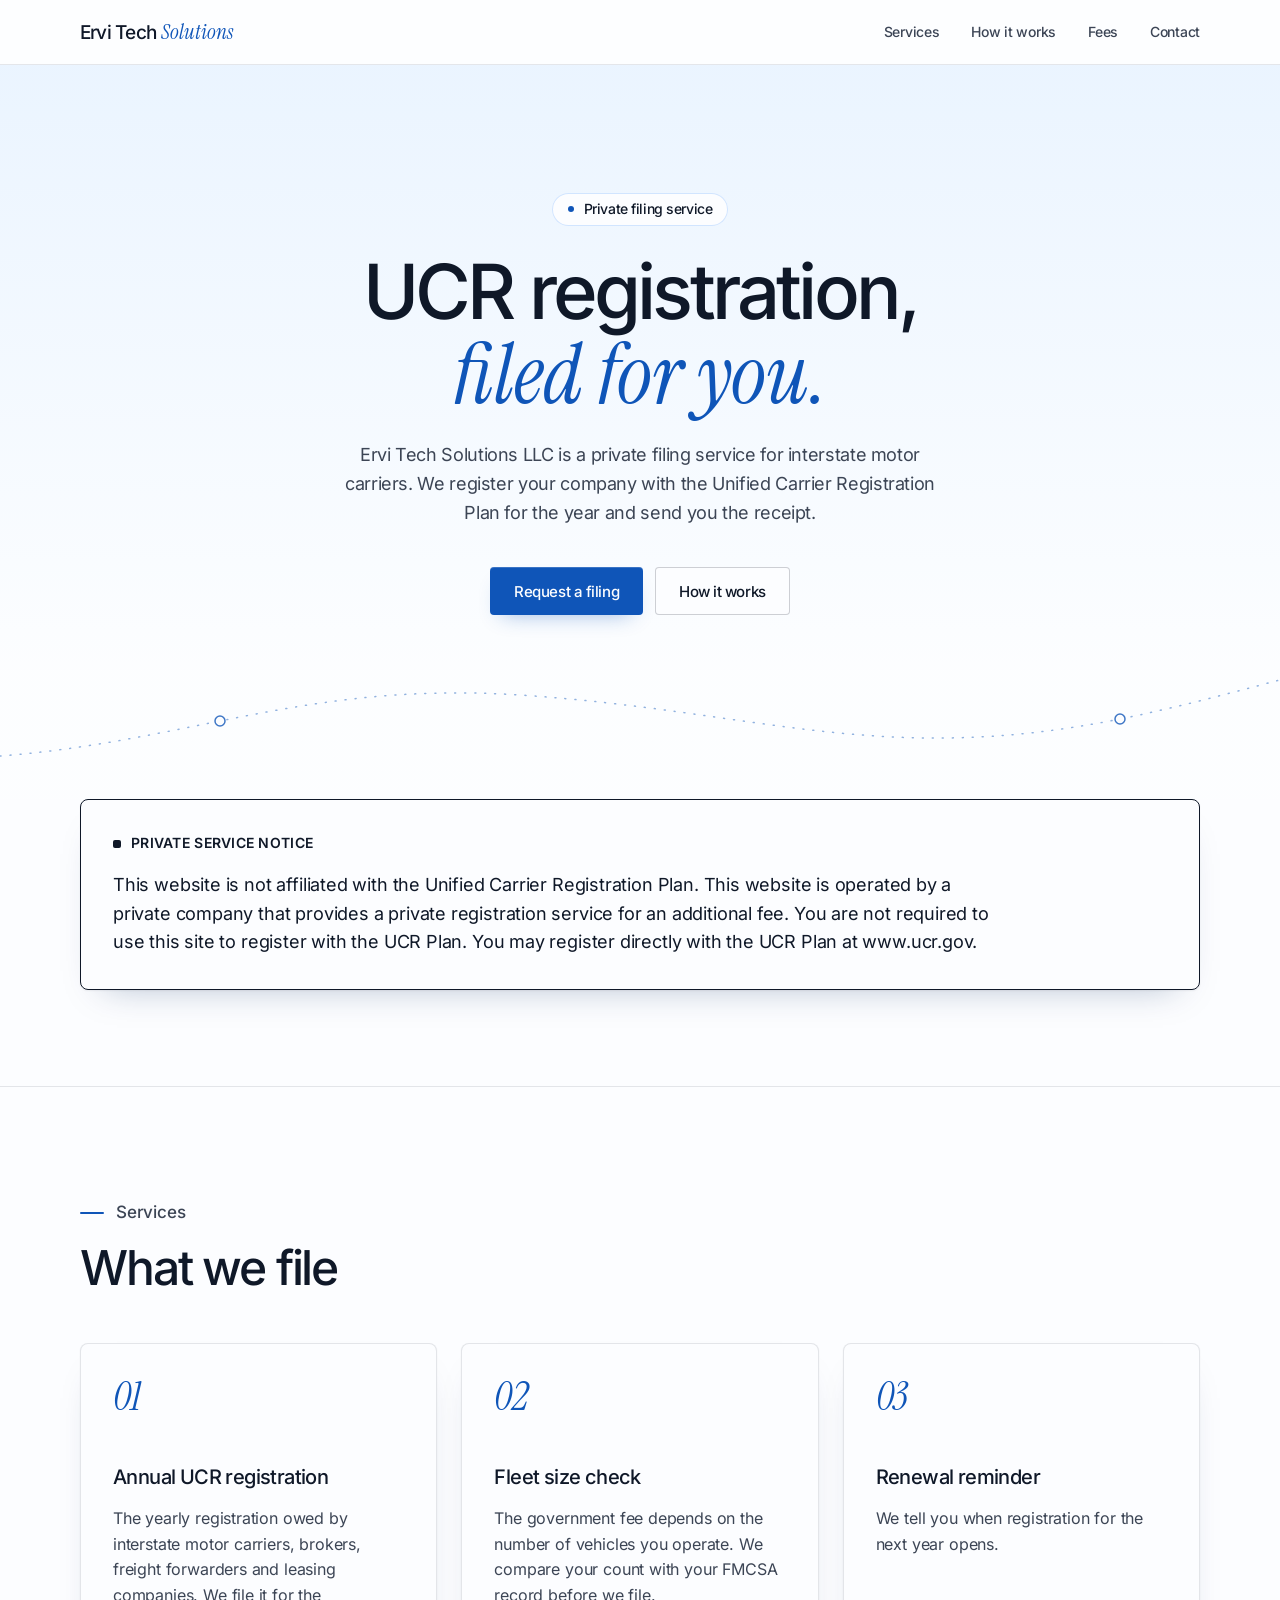
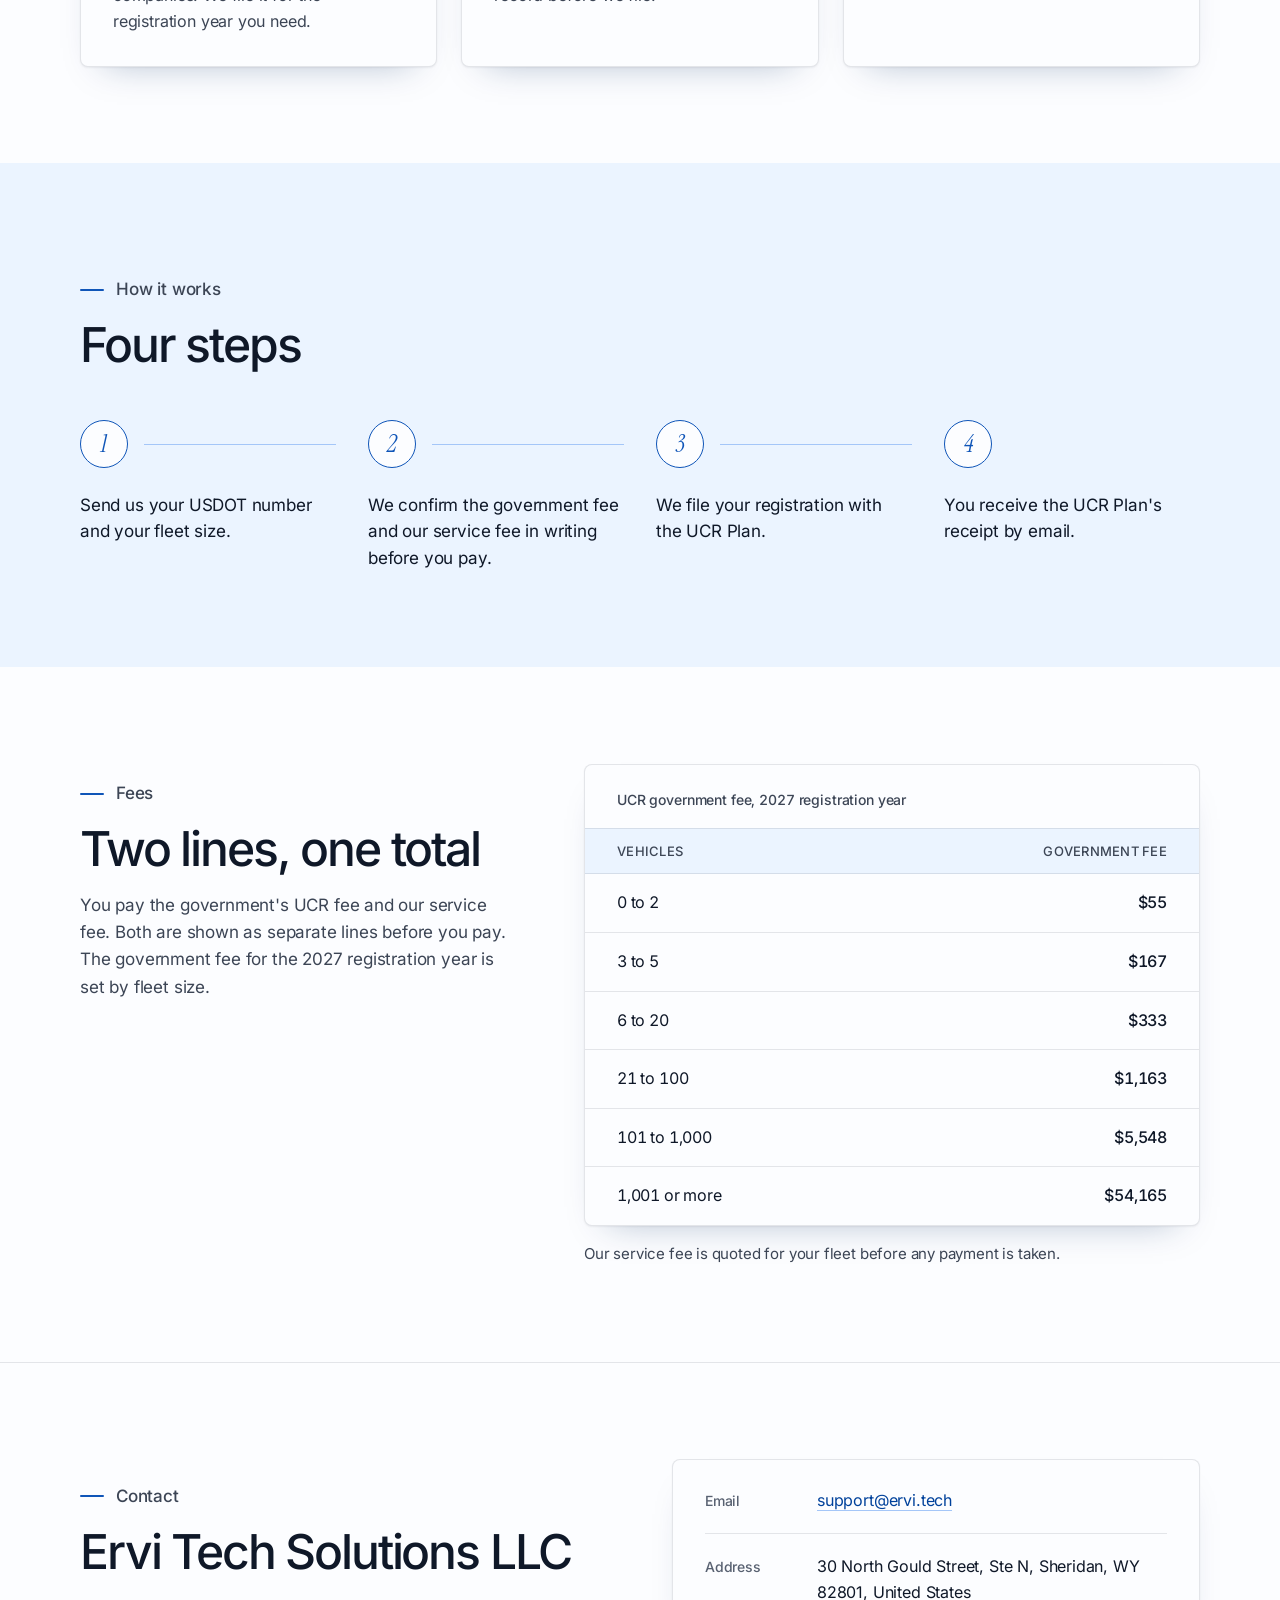
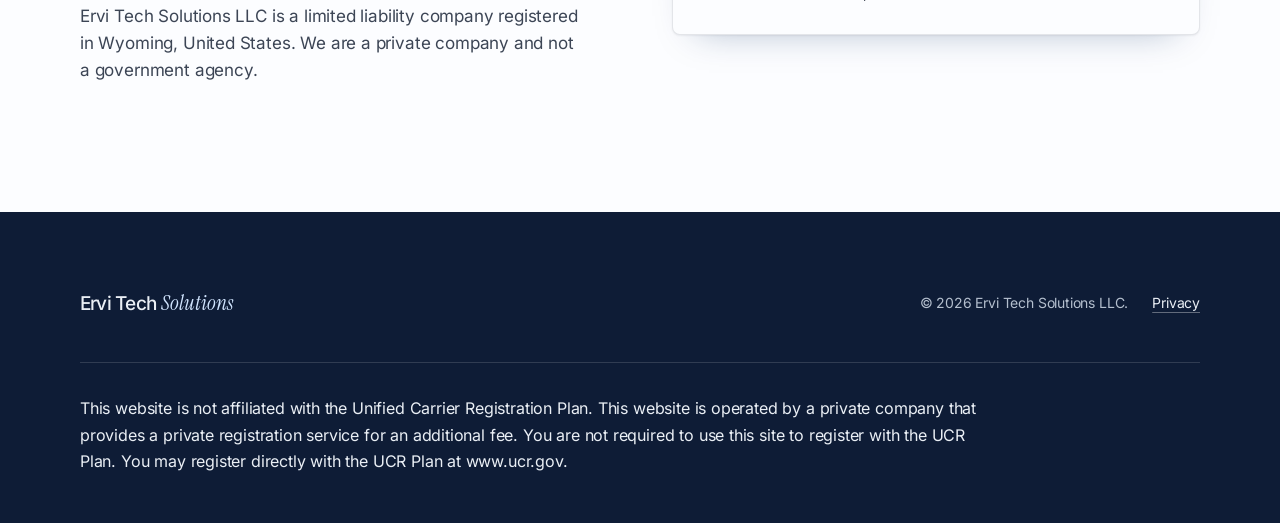
<file: index.html>
<!doctype html>
<html lang="en">
<head>
<meta charset="utf-8">
<meta name="viewport" content="width=device-width, initial-scale=1">
<title>Ervi Tech Solutions - UCR registration filing service</title>
<meta name="description" content="Ervi Tech Solutions LLC is a private filing service for interstate motor carriers. We file your UCR registration and send you the receipt.">
<meta name="theme-color" content="#fcfdff">
<link rel="icon" href="favicon.svg?v=6" type="image/svg+xml">
<link rel="preload" href="fonts/inter-latin.woff2" as="font" type="font/woff2" crossorigin>
<link rel="preload" href="fonts/instrument-serif-italic-latin.woff2" as="font" type="font/woff2" crossorigin>
<link rel="stylesheet" href="styles.css?v=6">
</head>
<body>
<a class="skip" href="#main">Skip to content</a>

<header class="topbar">
  <div class="wrap">
    <a class="wordmark" href="index.html" aria-label="Ervi Tech Solutions, home">Ervi Tech <span class="wm-serif">Solutions</span></a>
    <nav aria-label="Main">
      <ul class="nav">
        <li class="nav-wide"><a href="#services">Services</a></li>
        <li class="nav-wide"><a href="#how-it-works">How it works</a></li>
        <li class="nav-wide"><a href="#fees">Fees</a></li>
        <li><a href="#contact">Contact</a></li>
      </ul>
    </nav>
  </div>
</header>

<main id="main">
  <section class="hero" aria-labelledby="hero-title">
    <div class="wrap">
      <p class="chip">Private filing service</p>
      <h1 id="hero-title"><span class="line">UCR registration,</span> <span class="line serif">filed for you.</span></h1>
      <p class="lede">Ervi Tech Solutions LLC is a private filing service for interstate motor carriers. We register your company with the Unified Carrier Registration Plan for the year and send you the receipt.</p>
      <div class="actions">
        <a class="btn btn-primary" href="#contact">Request a filing</a>
        <a class="btn btn-ghost" href="#how-it-works">How it works</a>
      </div>
    </div>
    <svg class="route" viewBox="0 0 1440 200" preserveAspectRatio="xMidYMax slice" aria-hidden="true" focusable="false">
      <path d="M0 160 C240 160 360 80 600 96 C840 112 960 168 1200 120 C1300 100 1380 72 1440 64" fill="none" stroke="#0f55b8" stroke-opacity="0.45" stroke-width="1.5" stroke-linecap="round" stroke-dasharray="1 9"/>
      <circle cx="300" cy="122" r="5" fill="#fcfdff" stroke="#0f55b8" stroke-opacity="0.8" stroke-width="1.5"/>
      <circle cx="1200" cy="120" r="5" fill="#fcfdff" stroke="#0f55b8" stroke-opacity="0.8" stroke-width="1.5"/>
    </svg>
  </section>

  <section class="notice-band" aria-labelledby="notice-title">
    <div class="wrap">
      <div class="notice">
        <h2 id="notice-title">Private service notice</h2>
        <p>This website is not affiliated with the Unified Carrier Registration Plan. This website is operated by a private company that provides a private registration service for an additional fee. You are not required to use this site to register with the UCR Plan. You may register directly with the UCR Plan at www.ucr.gov.</p>
      </div>
    </div>
  </section>

  <section class="section" id="services" aria-labelledby="services-title">
    <div class="wrap">
      <div class="section-head">
        <p class="eyebrow">Services</p>
        <h2 id="services-title">What we file</h2>
      </div>
      <ul class="cards">
        <li class="card">
          <span class="num" aria-hidden="true">01</span>
          <h3>Annual UCR registration</h3>
          <p>The yearly registration owed by interstate motor carriers, brokers, freight forwarders and leasing companies. We file it for the registration year you need.</p>
        </li>
        <li class="card">
          <span class="num" aria-hidden="true">02</span>
          <h3>Fleet size check</h3>
          <p>The government fee depends on the number of vehicles you operate. We compare your count with your FMCSA record before we file.</p>
        </li>
        <li class="card">
          <span class="num" aria-hidden="true">03</span>
          <h3>Renewal reminder</h3>
          <p>We tell you when registration for the next year opens.</p>
        </li>
      </ul>
    </div>
  </section>

  <section class="section" id="how-it-works" aria-labelledby="steps-title">
    <div class="wrap">
      <div class="section-head">
        <p class="eyebrow">How it works</p>
        <h2 id="steps-title">Four steps</h2>
      </div>
      <ol class="steps">
        <li class="step"><span class="num" aria-hidden="true">1</span><p>Send us your USDOT number and your fleet size.</p></li>
        <li class="step"><span class="num" aria-hidden="true">2</span><p>We confirm the government fee and our service fee in writing before you pay.</p></li>
        <li class="step"><span class="num" aria-hidden="true">3</span><p>We file your registration with the UCR Plan.</p></li>
        <li class="step"><span class="num" aria-hidden="true">4</span><p>You receive the UCR Plan's receipt by email.</p></li>
      </ol>
    </div>
  </section>

  <section class="section" id="fees" aria-labelledby="fees-title">
    <div class="wrap fees-grid">
      <div class="section-head">
        <p class="eyebrow">Fees</p>
        <h2 id="fees-title">Two lines, one total</h2>
        <p>You pay the government's UCR fee and our service fee. Both are shown as separate lines before you pay. The government fee for the 2027 registration year is set by fleet size.</p>
      </div>
      <div>
        <div class="table-card">
          <div class="table-scroll">
            <table>
              <caption>UCR government fee, 2027 registration year</caption>
              <thead>
                <tr><th scope="col">Vehicles</th><th scope="col">Government fee</th></tr>
              </thead>
              <tbody>
                <tr><th scope="row">0 to 2</th><td>$55</td></tr>
                <tr><th scope="row">3 to 5</th><td>$167</td></tr>
                <tr><th scope="row">6 to 20</th><td>$333</td></tr>
                <tr><th scope="row">21 to 100</th><td>$1,163</td></tr>
                <tr><th scope="row">101 to 1,000</th><td>$5,548</td></tr>
                <tr><th scope="row">1,001 or more</th><td>$54,165</td></tr>
              </tbody>
            </table>
          </div>
        </div>
        <p class="table-note">Our service fee is quoted for your fleet before any payment is taken.</p>
      </div>
    </div>
  </section>

  <section class="section" id="contact" aria-labelledby="contact-title">
    <div class="wrap contact-grid">
      <div class="about">
        <p class="eyebrow">Contact</p>
        <h2 id="contact-title">Ervi Tech Solutions LLC</h2>
        <p>Ervi Tech Solutions LLC is a limited liability company registered in Wyoming, United States. We are a private company and not a government agency.</p>
      </div>
      <dl class="details">
        <div><dt>Email</dt><dd><a href="mailto:support@ervi.tech?subject=UCR%20filing%20request">support@ervi.tech</a></dd></div>
        <div><dt>Address</dt><dd>30 North Gould Street, Ste N, Sheridan, WY 82801, United States</dd></div>
      </dl>
    </div>
  </section>
</main>

<footer class="footer">
  <div class="wrap">
    <div class="footer-top">
      <a class="wordmark" href="index.html" aria-label="Ervi Tech Solutions, home">Ervi Tech <span class="wm-serif">Solutions</span></a>
      <div class="footer-meta">
        <span>&copy; 2026 Ervi Tech Solutions LLC.</span>
        <a href="privacy.html">Privacy</a>
      </div>
    </div>
    <p class="footer-notice">This website is not affiliated with the Unified Carrier Registration Plan. This website is operated by a private company that provides a private registration service for an additional fee. You are not required to use this site to register with the UCR Plan. You may register directly with the UCR Plan at www.ucr.gov.</p>
  </div>
</footer>
</body>
</html>
</file>
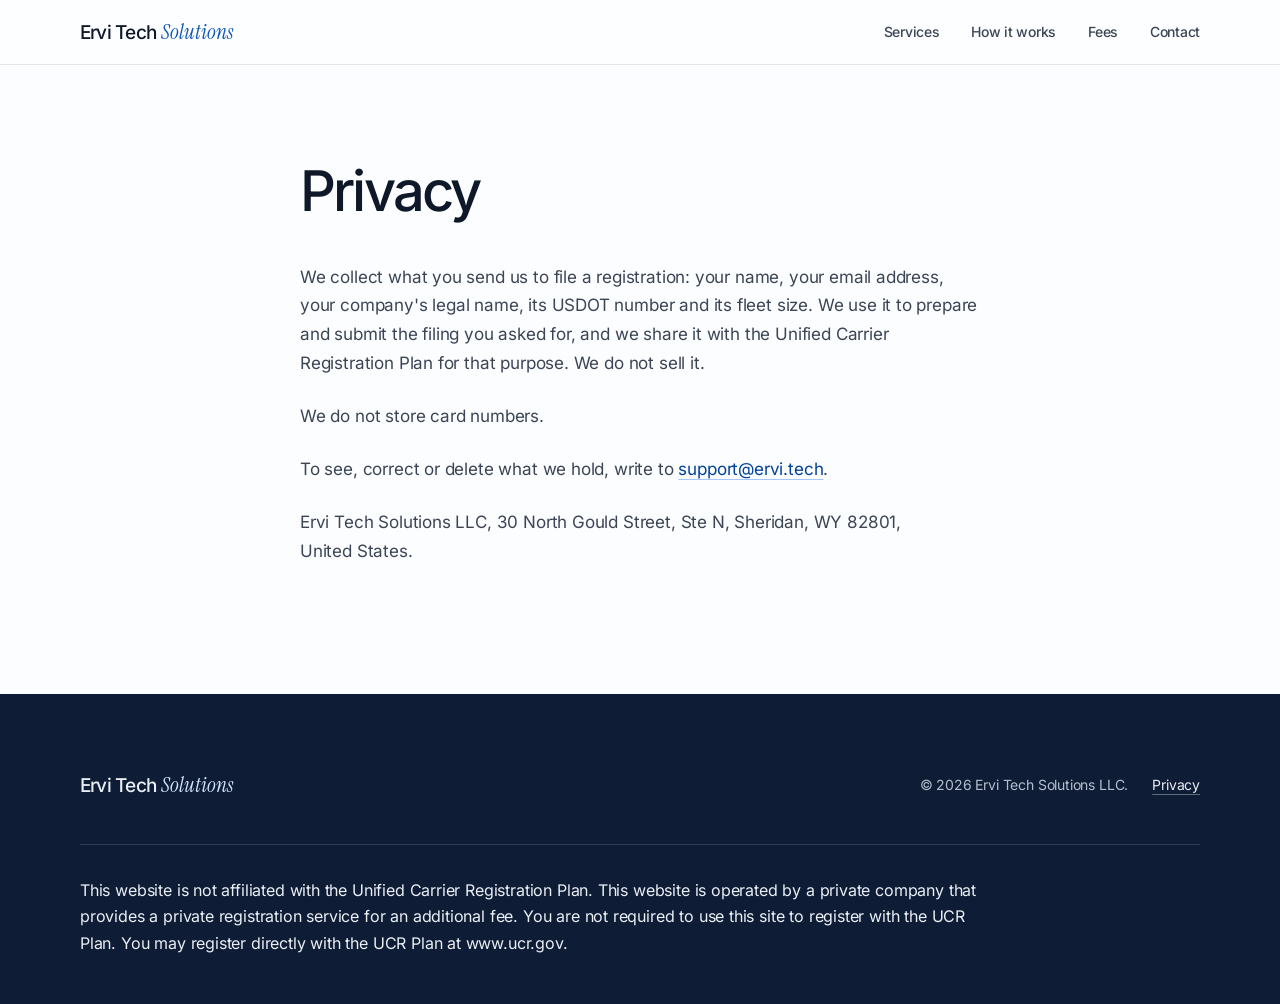
<file: privacy.html>
<!doctype html>
<html lang="en">
<head>
<meta charset="utf-8">
<meta name="viewport" content="width=device-width, initial-scale=1">
<title>Privacy - Ervi Tech Solutions</title>
<meta name="description" content="How Ervi Tech Solutions LLC handles what you send us to file a UCR registration.">
<meta name="theme-color" content="#fcfdff">
<link rel="icon" href="favicon.svg?v=6" type="image/svg+xml">
<link rel="preload" href="fonts/inter-latin.woff2" as="font" type="font/woff2" crossorigin>
<link rel="stylesheet" href="styles.css?v=6">
</head>
<body>
<a class="skip" href="#main">Skip to content</a>

<header class="topbar">
  <div class="wrap">
    <a class="wordmark" href="index.html" aria-label="Ervi Tech Solutions, home">Ervi Tech <span class="wm-serif">Solutions</span></a>
    <nav aria-label="Main">
      <ul class="nav">
        <li class="nav-wide"><a href="index.html#services">Services</a></li>
        <li class="nav-wide"><a href="index.html#how-it-works">How it works</a></li>
        <li class="nav-wide"><a href="index.html#fees">Fees</a></li>
        <li><a href="index.html#contact">Contact</a></li>
      </ul>
    </nav>
  </div>
</header>

<main id="main" class="page">
  <div class="wrap">
    <h1>Privacy</h1>
    <p>We collect what you send us to file a registration: your name, your email address, your company's legal name, its USDOT number and its fleet size. We use it to prepare and submit the filing you asked for, and we share it with the Unified Carrier Registration Plan for that purpose. We do not sell it.</p>
    <p>We do not store card numbers.</p>
    <p>To see, correct or delete what we hold, write to <a href="mailto:support@ervi.tech">support@ervi.tech</a>.</p>
    <p>Ervi Tech Solutions LLC, 30 North Gould Street, Ste N, Sheridan, WY 82801, United States.</p>
  </div>
</main>

<footer class="footer">
  <div class="wrap">
    <div class="footer-top">
      <a class="wordmark" href="index.html" aria-label="Ervi Tech Solutions, home">Ervi Tech <span class="wm-serif">Solutions</span></a>
      <div class="footer-meta">
        <span>&copy; 2026 Ervi Tech Solutions LLC.</span>
        <a href="privacy.html" aria-current="page">Privacy</a>
      </div>
    </div>
    <p class="footer-notice">This website is not affiliated with the Unified Carrier Registration Plan. This website is operated by a private company that provides a private registration service for an additional fee. You are not required to use this site to register with the UCR Plan. You may register directly with the UCR Plan at www.ucr.gov.</p>
  </div>
</footer>
</body>
</html>
</file>
<file: styles.css>
/* Ervi Tech Solutions, V6, the light theme with the blue. Typefaces, chip and button shape taken from site/V7 (his ERVI TECH page); the light colours are this site's own. */

@font-face { font-family: "Inter"; font-style: normal; font-weight: 100 900; font-display: swap; src: url("fonts/inter-latin.woff2") format("woff2"); unicode-range: U+0000-00FF, U+0131, U+0152-0153, U+02BB-02BC, U+02C6, U+02DA, U+02DC, U+0304, U+0308, U+0329, U+2000-206F, U+20AC, U+2122, U+2191, U+2193, U+2212, U+2215, U+FEFF, U+FFFD; }
@font-face { font-family: "Inter"; font-style: normal; font-weight: 100 900; font-display: swap; src: url("fonts/inter-latin-ext.woff2") format("woff2"); unicode-range: U+0100-02BA, U+02BD-02C5, U+02C7-02CC, U+02CE-02D7, U+02DD-02FF, U+0304, U+0308, U+0329, U+1D00-1DBF, U+1E00-1E9F, U+1EF2-1EFF, U+2020, U+20A0-20AB, U+20AD-20C0, U+2113, U+2C60-2C7F, U+A720-A7FF; }
@font-face { font-family: "Instrument Serif"; font-style: italic; font-weight: 400; font-display: swap; src: url("fonts/instrument-serif-italic-latin.woff2") format("woff2"); unicode-range: U+0000-00FF, U+0131, U+0152-0153, U+02BB-02BC, U+02C6, U+02DA, U+02DC, U+0304, U+0308, U+0329, U+2000-206F, U+20AC, U+2122, U+2191, U+2193, U+2212, U+2215, U+FEFF, U+FFFD; }
@font-face { font-family: "Instrument Serif"; font-style: italic; font-weight: 400; font-display: swap; src: url("fonts/instrument-serif-italic-latin-ext.woff2") format("woff2"); unicode-range: U+0100-02BA, U+02BD-02C5, U+02C7-02CC, U+02CE-02D7, U+02DD-02FF, U+0304, U+0308, U+0329, U+1D00-1DBF, U+1E00-1E9F, U+1EF2-1EFF, U+2020, U+20A0-20AB, U+20AD-20C0, U+2113, U+2C60-2C7F, U+A720-A7FF; }

:root {
  /* colours (V6): neutrals tinted toward the blue; two jobs, two colours:
     the blue is the brand and every action; the ink marks the private service notice */
  --bg: oklch(0.995 0.003 258);
  --text: oklch(0.21 0.035 262);
  --text-2: oklch(0.39 0.03 262);
  --text-3: oklch(0.49 0.028 262);
  --line: oklch(0.21 0.035 262 / 0.1);
  --line-strong: oklch(0.21 0.035 262 / 0.2);
  --veil: oklch(0.995 0.003 258 / 0.86);
  --brand: oklch(0.47 0.17 259);
  --brand-strong: oklch(0.4 0.16 259);
  --brand-tint: oklch(0.965 0.022 258);
  --brand-tint-2: oklch(0.915 0.045 258);
  --brand-line: oklch(0.82 0.08 258);
  --navy: oklch(0.23 0.055 262);
  --on-navy: oklch(0.95 0.01 258);
  --on-navy-2: oklch(0.8 0.025 258);
  /* the one card shadow */
  --shadow: 0 1px 2px oklch(0.21 0.035 262 / 0.06), 0 18px 36px -24px oklch(0.3 0.1 259 / 0.35);
  /* 8px spacing scale */
  --s1: 8px; --s2: 16px; --s3: 24px; --s4: 32px; --s5: 40px; --s6: 48px; --s8: 64px; --s10: 80px; --s12: 96px; --s16: 128px;
  --max: 1120px;
  --gutter: 24px;
  --sans: "Inter", "Inter Placeholder", -apple-system, BlinkMacSystemFont, "Segoe UI", Helvetica, Arial, sans-serif;
  --serif: "Instrument Serif", "Times New Roman", Georgia, serif;
  color-scheme: light;
}

@font-face { font-family: "Inter Placeholder"; src: local("Arial"); ascent-override: 89.79%; descent-override: 22.36%; line-gap-override: 0%; size-adjust: 107.89%; }

*, *::before, *::after { box-sizing: border-box; }
html { -webkit-text-size-adjust: 100%; text-size-adjust: 100%; scroll-behavior: smooth; }
@media (prefers-reduced-motion: reduce) { html { scroll-behavior: auto; } *, *::before, *::after { transition: none !important; } }
body {
  margin: 0;
  background: var(--bg);
  color: var(--text);
  font-family: var(--sans);
  font-size: 16px;
  line-height: 1.6;
  letter-spacing: -0.011em;
  -webkit-font-smoothing: antialiased;
  -moz-osx-font-smoothing: grayscale;
  overflow-x: hidden;
}
img, svg { display: block; max-width: 100%; }
p { margin: 0; text-wrap: pretty; }
h1, h2, h3 { margin: 0; font-weight: 500; text-wrap: balance; }
a { color: inherit; }
:focus-visible { outline: 2px solid var(--brand); outline-offset: 3px; border-radius: 4px; }

.wrap { width: 100%; max-width: calc(var(--max) + 2 * var(--gutter)); margin: 0 auto; padding: 0 var(--gutter); }
@media (min-width: 768px) { :root { --gutter: 32px; } }

.skip { position: absolute; left: var(--s2); top: -64px; z-index: 100; background: var(--brand); color: var(--bg); padding: 12px var(--s2); border-radius: 4px; font-weight: 500; text-decoration: none; }
.skip:focus { top: var(--s1); }

/* top bar */
.topbar { position: sticky; top: 0; z-index: 50; background: var(--veil); -webkit-backdrop-filter: blur(12px); backdrop-filter: blur(12px); border-bottom: 1px solid var(--line); }
.topbar .wrap { display: flex; align-items: center; justify-content: space-between; min-height: 64px; gap: var(--s3); }
.wordmark { display: inline-flex; align-items: baseline; gap: 0.26em; min-height: 44px; padding-top: 10px; padding-bottom: 10px; text-decoration: none; font-size: 19px; font-weight: 500; letter-spacing: -0.04em; white-space: nowrap; }
.wordmark .wm-serif { font-family: var(--serif); font-style: italic; font-weight: 400; font-size: 1.12em; letter-spacing: 0; color: var(--brand); }
.nav { display: flex; align-items: center; gap: var(--s1); margin: 0 -12px 0 0; padding: 0; list-style: none; }
.nav a { display: inline-flex; align-items: center; min-height: 44px; padding: 0 12px; font-size: 14px; font-weight: 500; letter-spacing: -0.02em; color: var(--text-2); text-decoration: none; border-radius: 4px; transition: color 0.15s ease; }
.nav a:hover { color: var(--brand); }
@media (max-width: 719px) { .nav .nav-wide { display: none; } .nav a { padding: 0 var(--s1); } }

/* hero */
.hero { position: relative; overflow: hidden; padding: var(--s16) 0 var(--s12); text-align: center; background: linear-gradient(180deg, var(--brand-tint), var(--bg) 82%); }
.hero .wrap { position: relative; z-index: 1; display: flex; flex-direction: column; align-items: center; }
.chip { display: inline-flex; align-items: center; gap: 10px; padding: 8px 16px; border-radius: 50px; background: var(--bg); box-shadow: inset 0 0 0 1px var(--brand-tint-2); font-size: 14px; font-weight: 500; letter-spacing: -0.03em; line-height: 1.2; color: var(--text); }
.chip::before { content: ""; width: 6px; height: 6px; border-radius: 50%; background: var(--brand); }
.hero h1 { margin-top: var(--s3); font-size: clamp(34px, 8.4vw, 76px); line-height: 1.1; letter-spacing: -0.05em; }
.hero h1 .line { display: block; white-space: nowrap; }
.hero h1 .serif { color: var(--brand); }
.serif { font-family: var(--serif); font-style: italic; font-weight: 400; font-size: 1.1em; letter-spacing: 0; line-height: 1; }
.lede { margin-top: var(--s3); max-width: 600px; font-size: 18px; line-height: 1.6; letter-spacing: -0.02em; color: var(--text-2); text-wrap: pretty; }
.actions { display: flex; flex-wrap: wrap; justify-content: center; gap: 12px; margin-top: var(--s5); }
.route { position: absolute; left: 0; right: 0; bottom: 0; width: 100%; height: 200px; z-index: 0; pointer-events: none; }
@media (max-width: 599px) { .hero { padding: var(--s12) 0 var(--s10); } .lede { font-size: 17px; } .route { height: 120px; } }

/* buttons (blue fill, light text, small radius) */
.btn { display: inline-flex; align-items: center; justify-content: center; min-height: 48px; padding: 0 var(--s3); border-radius: 4px; font-size: 15px; font-weight: 500; letter-spacing: -0.03em; line-height: 1; text-decoration: none; white-space: nowrap; transition: background-color 0.18s cubic-bezier(0.22, 1, 0.36, 1), box-shadow 0.18s cubic-bezier(0.22, 1, 0.36, 1), color 0.18s cubic-bezier(0.22, 1, 0.36, 1), transform 0.18s cubic-bezier(0.22, 1, 0.36, 1); }
.btn-primary { background: var(--brand); color: var(--bg); box-shadow: inset 0 1px 0 oklch(1 0 0 / 0.18), 0 10px 22px -12px oklch(0.47 0.17 259 / 0.45); }
.btn-primary:hover { background: var(--brand-strong); transform: translateY(-1px); }
.btn-primary:active { transform: translateY(0); }
.btn-ghost { background: var(--bg); color: var(--text); box-shadow: inset 0 0 0 1px var(--line-strong); }
.btn-ghost:hover { color: var(--brand-strong); box-shadow: inset 0 0 0 1px var(--brand); }

/* private service notice */
.notice-band { padding: 0 0 var(--s12); }
.notice { position: relative; border: 1.5px solid var(--text); border-radius: 8px; background: var(--bg); box-shadow: var(--shadow); padding: var(--s4); }
.notice h2 { display: flex; align-items: center; gap: 10px; font-size: 14px; font-weight: 600; letter-spacing: 0.02em; text-transform: uppercase; color: var(--text); }
.notice h2::before { content: ""; width: 8px; height: 8px; border-radius: 2px; background: var(--text); }
.notice p { margin-top: var(--s2); font-size: 18px; font-weight: 400; line-height: 1.6; letter-spacing: -0.01em; color: var(--text); max-width: 900px; }
@media (max-width: 599px) { .notice { padding: var(--s3); } }

/* sections */
.section { padding: var(--s12) 0; border-top: 1px solid var(--line); scroll-margin-top: 64px; }
.eyebrow { display: flex; align-items: center; gap: 12px; font-size: 14px; font-weight: 500; letter-spacing: -0.01em; color: var(--text-2); }
.eyebrow::before { content: ""; width: 24px; height: 2px; border-radius: 1px; background: var(--brand); }
.section h2 { margin-top: var(--s2); font-size: clamp(32px, 5vw, 48px); line-height: 1.1; letter-spacing: -0.045em; }
.section-head { max-width: 640px; margin-bottom: var(--s6); }
.section-head p { margin-top: var(--s2); color: var(--text-2); font-size: 17px; }

/* cards */
.cards { display: grid; gap: var(--s3); grid-template-columns: 1fr; margin: 0; padding: 0; list-style: none; }
.card { background: var(--bg); border: 1px solid var(--line); border-radius: 8px; box-shadow: var(--shadow); padding: var(--s4); display: grid; gap: var(--s2); align-content: start; }
.card .num { font-family: var(--serif); font-style: italic; font-size: 40px; line-height: 1; color: var(--brand); }
.card h3 { font-size: 20px; line-height: 1.3; letter-spacing: -0.03em; }
.card p { color: var(--text-2); }
@media (min-width: 600px) and (max-width: 899px) { .card { grid-template-columns: 72px 1fr; column-gap: var(--s3); } .card .num { grid-row: span 2; } }
@media (min-width: 900px) { .cards { grid-template-columns: repeat(3, 1fr); } .card { min-height: 280px; } .card .num { margin-bottom: var(--s4); } }

/* steps */
.steps { display: grid; grid-template-columns: 1fr; gap: 0; margin: 0; padding: 0; list-style: none; counter-reset: none; }
.step { position: relative; padding: 0 0 var(--s4) 72px; }
.step:last-child { padding-bottom: 0; }
.step::before { content: ""; position: absolute; left: 23px; top: 48px; bottom: 0; width: 1px; background: var(--brand-line); }
.step:last-child::before { display: none; }
.step .num { position: absolute; left: 0; top: 0; display: flex; align-items: center; justify-content: center; width: 48px; height: 48px; border-radius: 50%; border: 1.5px solid var(--brand); background: var(--bg); color: var(--brand); font-family: var(--serif); font-style: italic; font-size: 24px; line-height: 1; }
.step p { padding-top: 10px; font-size: 17px; line-height: 1.55; color: var(--text); max-width: 32ch; }
@media (min-width: 600px) {
  .steps { grid-template-columns: repeat(2, 1fr); column-gap: var(--s4); row-gap: var(--s6); }
  .step { padding: 0; }
  .step::before { left: 64px; right: 0; top: 24px; bottom: auto; width: auto; height: 1px; display: block; }
  .step:last-child::before { display: block; }
  .step .num { position: relative; }
  .step p { padding-top: var(--s3); }
}
@media (min-width: 600px) and (max-width: 899px) { .step:nth-child(2n)::before { display: none; } }
@media (min-width: 900px) { .steps { grid-template-columns: repeat(4, 1fr); } .step:last-child::before { display: none; } }

/* fees */
.fees-grid { display: grid; gap: var(--s6); }
.fees-grid .section-head { margin-bottom: 0; }
@media (min-width: 900px) { .fees-grid { grid-template-columns: 5fr 7fr; gap: var(--s8); align-items: start; } .fees-grid .section-head { margin-bottom: 0; } }
.table-card { background: var(--bg); border: 1px solid var(--line); border-radius: 8px; box-shadow: var(--shadow); overflow: hidden; }
.table-scroll { overflow-x: auto; }
table { width: 100%; border-collapse: collapse; font-variant-numeric: tabular-nums; }
caption { caption-side: top; text-align: left; padding: var(--s3) var(--s4) var(--s2); font-size: 14px; font-weight: 500; color: var(--text-2); letter-spacing: -0.01em; }
th, td { padding: var(--s2) var(--s4); text-align: left; border-top: 1px solid var(--line); font-size: 16px; }
thead th { font-size: 13px; font-weight: 500; letter-spacing: 0.02em; text-transform: uppercase; padding-top: 12px; padding-bottom: 12px; background: var(--brand-tint); color: var(--text-2); }
th:last-child, td:last-child { text-align: right; }
tbody th { font-weight: 400; color: var(--text); }
tbody td { font-weight: 500; }
.table-note { margin-top: var(--s2); color: var(--text-2); font-size: 15px; }
@media (max-width: 599px) { caption, th, td { padding-left: var(--s3); padding-right: var(--s3); } }

/* contact */
.contact-grid { display: grid; gap: var(--s6); }
@media (min-width: 768px) { .contact-grid { grid-template-columns: 1fr 1fr; gap: var(--s8); align-items: start; } }
.contact-grid .about p { margin-top: var(--s3); font-size: 17px; color: var(--text-2); max-width: 46ch; }
.details { margin: 0; background: var(--bg); border: 1px solid var(--line); border-radius: 8px; box-shadow: var(--shadow); padding: var(--s1) var(--s4); }
.details div { display: grid; grid-template-columns: 96px 1fr; gap: var(--s2); padding: 20px 0; border-top: 1px solid var(--line); }
.details div:first-child { border-top: 0; }
.details dt { color: var(--text-3); font-size: 14px; font-weight: 500; padding-top: 2px; }
.details dd { margin: 0; font-size: 16px; overflow-wrap: anywhere; }
.details a { color: var(--brand-strong); text-decoration: underline; text-decoration-color: var(--brand-line); text-underline-offset: 4px; }
.details a:hover { text-decoration-color: var(--brand); }
@media (max-width: 599px) { .details { padding: var(--s1) var(--s3); } .details div { grid-template-columns: 1fr; gap: 4px; } }

/* footer */
.footer { background: var(--navy); color: var(--on-navy); padding: var(--s8) 0 var(--s6); }
.footer .wordmark { color: var(--on-navy); }
.footer .wordmark .wm-serif { color: var(--brand-tint-2); }
.footer :focus-visible { outline-color: var(--on-navy); }
.footer-top { display: flex; flex-wrap: wrap; align-items: center; justify-content: space-between; gap: var(--s2) var(--s4); padding-bottom: var(--s4); border-bottom: 1px solid oklch(1 0 0 / 0.14); }
.footer-meta { display: flex; flex-wrap: wrap; align-items: center; gap: var(--s1) var(--s3); font-size: 14px; color: var(--on-navy-2); }
.footer-meta a { display: inline-flex; align-items: center; min-height: 44px; color: var(--on-navy); text-decoration: underline; text-decoration-color: oklch(1 0 0 / 0.35); text-underline-offset: 4px; }
.footer-meta a:hover { text-decoration-color: var(--on-navy); }
.footer-notice { margin-top: var(--s4); font-size: 16px; line-height: 1.65; color: var(--on-navy); max-width: 900px; }

/* privacy page */
.page { padding: var(--s12) 0 var(--s16); }
.page .wrap { max-width: calc(680px + 2 * var(--gutter)); }
.page h1 { font-size: clamp(36px, 6vw, 56px); line-height: 1.1; letter-spacing: -0.05em; }
.page p { margin-top: var(--s3); font-size: 17px; line-height: 1.7; color: var(--text-2); }
.page h1 + p { margin-top: var(--s5); }
.page a { text-decoration: underline; text-decoration-color: var(--brand-line); text-underline-offset: 4px; color: var(--brand-strong); }
.page a:hover { text-decoration-color: var(--brand); }

/* V3: the dotted route sits wholly below the hero buttons */
.hero { padding-bottom: 184px; }
@media (max-width: 719px) { .nav { margin-right: calc(-1 * var(--s1)); } }
@media (max-width: 599px) { .hero { padding-bottom: 152px; } }

/* V6: the steps sit on a band of the blue's tint, so the page has a rhythm of white, tint, white, navy */
#how-it-works { background: var(--brand-tint); border-top-color: transparent; }
#fees { border-top-color: transparent; }
#contact { padding-bottom: var(--s16); }
</file>
